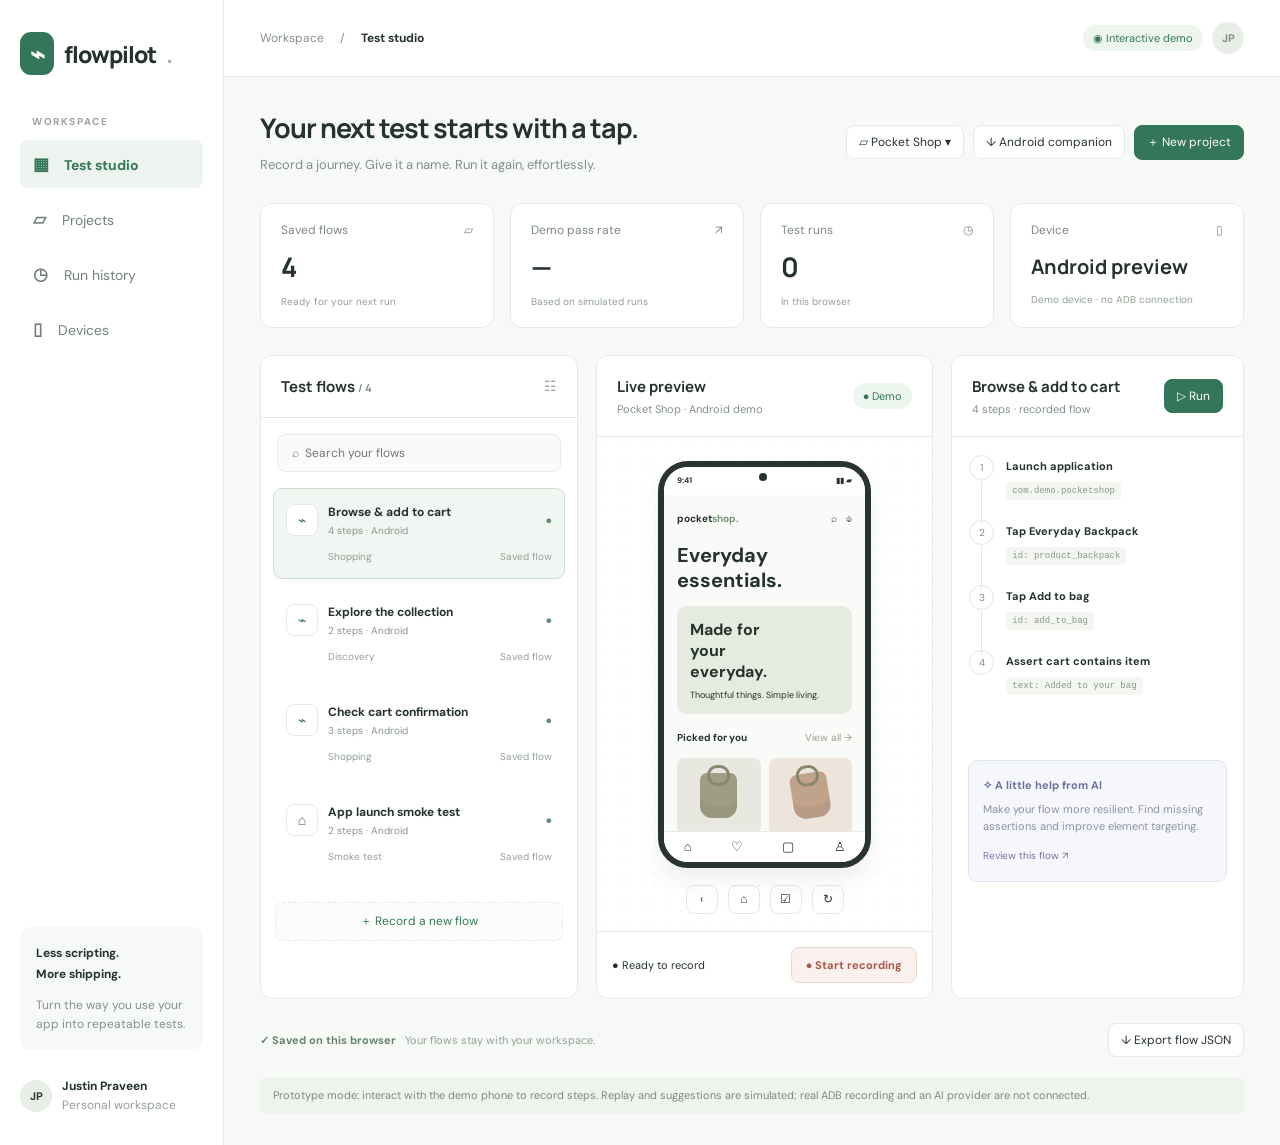
<file: demo/index.html>
<!doctype html><html lang="en"><head><meta charset="utf-8"><meta name="viewport" content="width=device-width,initial-scale=1"><title>Flowpilot | Android automation studio</title><style>
@import url('https://fonts.googleapis.com/css2?family=DM+Sans:wght@400;500;600;700&family=Manrope:wght@400;500;600;700;800&display=swap');
:root{--green:#34765a;--ink:#25332e;--muted:#829089;--line:#e5eae6;--bg:#f7f9f7}*{box-sizing:border-box}body{margin:0;background:var(--bg);color:var(--ink);font:14px 'DM Sans',sans-serif}button,input,select{font:inherit}button{cursor:pointer}button:disabled{opacity:.45;cursor:not-allowed}button,input,select{border:1px solid var(--line);border-radius:8px;padding:10px 14px;background:white;color:var(--ink)}button:hover{border-color:#89ae98}button:focus-visible{outline:3px solid #a6c9b6}h1,h2,h3,.brand{font-family:Manrope,sans-serif}h1{font-size:27px;letter-spacing:-1px;margin:0 0 9px}h2{font-size:15px;margin:0}p{color:var(--muted);line-height:1.6}.layout{display:grid;grid-template-columns:224px 1fr;min-height:100vh}aside{background:#fff;border-right:1px solid var(--line);padding:32px 20px;display:flex;flex-direction:column;gap:28px}.brand{font-size:23px;font-weight:800;letter-spacing:-1px;display:flex;align-items:center;gap:10px}.logo{background:var(--green);color:white;padding:4px 10px;border-radius:11px;font-size:25px}.eyebrow{font-size:10px;font-weight:700;letter-spacing:1.6px;color:#99a29d;margin:12px 12px}.nav{display:grid;gap:7px}.nav button{text-align:left;border:0;background:none;color:#748079;padding:13px}.nav button.active{background:#edf4ef;color:var(--green);font-weight:700}.nav b{margin-right:12px;font-size:17px}.aside-bottom{margin-top:auto;background:#f7f9f7;padding:16px;border-radius:10px;font-size:12px;line-height:1.7}.avatar{width:32px;height:32px;display:grid;place-items:center;background:#e8eee7;border-radius:50%;font-size:11px;font-weight:bold}.user{display:flex;align-items:center;gap:10px;font-size:12px}main{min-width:0}header{height:77px;background:#fff;border-bottom:1px solid var(--line);display:flex;align-items:center;justify-content:space-between;padding:0 36px;font-size:12px;color:var(--muted)}header strong{color:var(--ink)}.pill{font-size:11px;border-radius:20px;background:#edf5ef;color:var(--green);padding:6px 10px;white-space:nowrap}.page{max-width:1500px;margin:auto;padding:32px 36px}.heading{display:flex;justify-content:space-between;align-items:center;margin-bottom:27px}.heading p{margin:0;font-size:13px}.actions{display:flex;gap:9px;align-items:center}.primary{background:var(--green);border-color:var(--green);color:white}.dark{background:#2c3932;color:white;border-color:#2c3932}.small{font-size:12px;padding:8px 12px}.stats{display:grid;grid-template-columns:repeat(4,1fr);gap:16px;margin-bottom:27px}.stat{border:1px solid var(--line);border-radius:12px;background:white;padding:18px 20px}.stat-label{font-size:12px;color:#7b8980;display:flex;justify-content:space-between}.stat strong{font-family:Manrope;font-size:27px;display:block;margin:10px 0 6px}.stat small{font-size:10px;color:#90a092}.workspace{display:grid;grid-template-columns:minmax(260px,1fr) minmax(290px,1.06fr) minmax(250px,.92fr);gap:18px}.panel{background:white;border:1px solid var(--line);border-radius:12px;overflow:hidden}.panel-head{padding:20px;border-bottom:1px solid var(--line);display:flex;align-items:center;justify-content:space-between}.panel-head small{font-size:11px;color:var(--muted)}.search{padding:16px}.search input{width:100%;background:#fafbf9;font-size:12px}.flow{margin:0 12px 9px;padding:15px 12px;border:1px solid transparent;border-radius:9px;cursor:pointer}.flow:hover{background:#fafbf9}.flow.selected{background:#f0f6f1;border-color:#ceded1}.flow-top{display:flex;gap:10px;align-items:center}.flow-icon{width:32px;height:32px;background:#fff;border:1px solid var(--line);border-radius:8px;display:grid;place-items:center;color:var(--green)}.flow-name{font-size:12px;font-weight:700}.flow-meta{font-size:10px;color:#87958b;margin-top:4px}.dot{color:#5d9273;font-size:11px;margin-left:auto}.flow-foot{display:flex;justify-content:space-between;margin-top:13px;padding-left:42px;font-size:10px;color:#93a098}.new-flow{margin:14px;width:calc(100% - 28px);border-style:dashed;color:var(--green);font-size:12px;background:#fcfdfb}.device-zone{background:radial-gradient(#dce5dc .7px,transparent .7px);background-size:13px 13px;padding:24px 10px 17px;display:flex;flex-direction:column;align-items:center}.phone{width:213px;height:407px;background:#fafaf8;border:6px solid #29342e;border-radius:30px;box-shadow:0 13px 22px #22342b13;overflow:hidden;position:relative}.phone-status{height:28px;font-size:8px;padding:8px 13px;display:flex;justify-content:space-between;background:#fff}.phone-camera{position:absolute;top:6px;left:95px;width:8px;height:8px;background:#26322e;border-radius:50%}.phone-content{padding:17px 13px;height:336px;overflow:auto}.store-top{display:flex;justify-content:space-between;align-items:center;font-size:10px}.shop-title{font-size:20px;font-weight:700;line-height:1.25;margin:18px 0 13px}.promo{background:#e5ecdf;border-radius:10px;padding:13px;font-size:10px;position:relative;overflow:hidden}.promo strong{font-size:16px;display:block;max-width:110px}.promo span{font-size:9px;display:block;margin-top:7px}.product-grid{display:grid;grid-template-columns:1fr 1fr;gap:8px;margin-top:14px}.product{padding:0;border:0;background:transparent;text-align:left;font-size:8px}.product-art{height:76px;border-radius:7px;background:#e8e7e0;display:grid;place-items:center}.bag{height:45px;width:37px;background:#9f9e83;border-radius:7px 7px 12px 12px;box-shadow:inset 0 -12px #0000000a;position:relative}.bag:before{content:'';position:absolute;width:17px;height:15px;border:3px solid #88886e;border-radius:10px;top:-8px;left:7px}.product:nth-child(2) .product-art{background:#ede4db}.product:nth-child(2) .bag{background:#c1a28a;transform:rotate(-9deg)}.product b{display:block;margin-top:7px;font-size:8px}.phone-nav{height:31px;display:flex;justify-content:space-around;align-items:center;font-size:13px;background:white;border-top:1px solid #e6eae5}.device-tools{display:flex;gap:10px;margin-top:17px}.device-tools button{font-size:12px;width:32px;height:29px;padding:0}.recorder{padding:15px;border-top:1px solid var(--line);display:flex;justify-content:space-between;align-items:center;font-size:11px}.record{background:#faf0ed;color:#a95648;border-color:#edd8d0;font-size:11px;font-weight:bold}.record.live{background:#ad5046;color:white}.steps{padding:18px 17px;min-height:323px;max-height:423px;overflow:auto}.step{display:flex;gap:12px;position:relative;padding-bottom:23px}.step:not(:last-child):before{content:'';position:absolute;height:calc(100% - 22px);width:1px;background:#e3e8e2;left:12px;top:26px}.step-number{width:25px;height:25px;border-radius:50%;border:1px solid #dfe8df;display:grid;place-items:center;font-size:10px;color:#7b9180;flex-shrink:0}.step b{font-size:11px;display:block;margin:4px 0 6px}.step code{font-size:9px;background:#f4f6f2;padding:4px 6px;color:#8b968b;border-radius:4px;overflow-wrap:anywhere}.step .passed{background:#e6f3e8;color:#3c8656}.step-detail{flex:1}.ai-box{margin:0 16px 16px;padding:14px;border:1px solid #dfe5f0;background:#f6f7fc;border-radius:9px}.ai-box b{font-size:11px;color:#6e70a0}.ai-box p{font-size:11px;margin:8px 0;color:#8c8fa5}.ai-box button{font-size:10px;color:#7773a3;padding:5px 0;border:0;background:none}.bottom{display:flex;align-items:center;justify-content:space-between;margin-top:24px;font-size:11px;color:#95a095}.bottom b{color:#64846e}.notice{margin-top:20px;padding:10px 13px;background:#eef3ed;border-radius:7px;font-size:11px;color:#7d8c80;line-height:1.5}.empty{padding:30px;text-align:center;color:var(--muted)}dialog{border:1px solid var(--line);border-radius:16px;width:min(450px,90vw);padding:28px;box-shadow:0 25px 80px #0002}dialog::backdrop{background:#17281e60;backdrop-filter:blur(3px)}dialog h2{font-size:21px}dialog label{display:block;margin:18px 0 7px;font-size:12px}dialog input{width:100%}dialog .actions{justify-content:flex-end;margin-top:23px}.toast{position:fixed;bottom:25px;left:50%;transform:translateX(-50%);background:#293c30;color:white;padding:13px 22px;border-radius:9px;font-size:12px;box-shadow:0 5px 30px #0002;z-index:5}.run-table{width:100%;border-collapse:collapse}.run-table th,.run-table td{text-align:left;padding:18px;border-bottom:1px solid var(--line);font-size:12px}.hidden{display:none!important}@media(min-width:1450px){.phone{width:233px;height:437px}.phone-content{height:366px}.phone-camera{left:105px}.product-art{height:92px}}@media(max-width:1150px){.layout{grid-template-columns:180px 1fr}aside{padding:25px 12px}.page{padding:24px 20px}.workspace{grid-template-columns:1fr 1fr}.steps-panel{grid-column:1/-1}.steps{min-height:0;display:flex;flex-wrap:wrap;gap:20px}.step{width:45%;padding-bottom:10px}.step:before{display:none}.heading{align-items:flex-start;gap:15px}.actions{flex-wrap:wrap}}@media(max-width:720px){.layout{display:block}aside{padding:16px;gap:14px}.nav{display:flex;overflow:auto}.eyebrow,.aside-bottom,.user{display:none}.nav button{white-space:nowrap}.brand{font-size:21px}header{height:55px;padding:0 20px}.heading{display:block}.heading>.actions{margin-top:18px}.stats{grid-template-columns:1fr 1fr;gap:10px}.stat{padding:14px}.workspace{grid-template-columns:1fr}.steps-panel{grid-column:auto}.page{padding:22px 16px}.bottom{gap:15px}.step{width:100%}}
</style></head><body><div class="layout"><aside><div class="brand"><span class="logo">⌁</span> flowpilot<span style="color:#9eb6a2">.</span></div><div><div class="eyebrow">WORKSPACE</div><nav class="nav"><button class="active" data-view="studio"><b>▦</b> Test studio</button><button data-view="projects"><b>▱</b> Projects</button><button data-view="runs"><b>◷</b> Run history</button><button data-view="devices"><b>▯</b> Devices</button></nav></div><div class="aside-bottom"><b>Less scripting.<br>More shipping.</b><p style="margin-bottom:0">Turn the way you use your app into repeatable tests.</p></div><div class="user"><div class="avatar">JP</div><div><b>Justin Praveen</b><div style="color:#94a095;margin-top:3px">Personal workspace</div></div></div></aside><main><header><span>Workspace <span style="margin:0 13px">/</span> <strong id="breadcrumb">Test studio</strong></span><div class="actions"><span class="pill">◉ Interactive demo</span><span class="avatar">JP</span></div></header><div class="page"><div class="heading"><div><h1 id="title">Your next test starts with a tap.</h1><p id="subtitle">Record a journey. Give it a name. Run it again, effortlessly.</p></div><div class="actions"><button id="projectSelect" class="small">▱ &nbsp; Pocket Shop ▾</button><button class="small" id="getCompanion">↓ Android companion</button><button class="primary small" id="newProject">＋ New project</button></div></div><div id="studio"><div class="stats"><div class="stat"><div class="stat-label">Saved flows <span>▱</span></div><strong id="flowCount">4</strong><small>Ready for your next run</small></div><div class="stat"><div class="stat-label">Demo pass rate <span>↗</span></div><strong id="passRate">—</strong><small>Based on simulated runs</small></div><div class="stat"><div class="stat-label">Test runs <span>◷</span></div><strong id="runCount">0</strong><small>In this browser</small></div><div class="stat"><div class="stat-label">Device <span>▯</span></div><strong style="font-size:20px;margin:15px 0 9px">Android preview</strong><small>Demo device · no ADB connection</small></div></div><div class="workspace"><section class="panel"><div class="panel-head"><h2>Test flows <small id="listCount"> / 4</small></h2><span style="color:#98a398">☷</span></div><div class="search"><input id="search" placeholder="⌕  Search your flows" aria-label="Search flows"></div><div id="flowList"></div><button class="new-flow" id="newFlow">＋ Record a new flow</button></section><section class="panel"><div class="panel-head"><div><h2>Live preview</h2><small style="display:block;margin-top:5px">Pocket Shop · Android demo</small></div><span class="pill">● Demo</span></div><div class="device-zone"><div class="phone"><div class="phone-camera"></div><div class="phone-status"><b>9:41</b><span>▮▮ ▰</span></div><div id="phoneContent" class="phone-content"></div><div class="phone-nav"><span>⌂</span><span>♡</span><span>▢</span><span>♙</span></div></div><div class="device-tools"><button id="back" title="Back" aria-label="Back">‹</button><button id="home" title="Launch demo app" aria-label="Launch demo app">⌂</button><button id="assert" title="Add screen assertion" aria-label="Add screen assertion">☑</button><button id="reset" title="Reset demo app" aria-label="Reset demo app">↻</button></div></div><div class="recorder"><span id="recordState">● Ready to record</span><button id="record" class="record">● Start recording</button></div></section><section class="panel steps-panel"><div class="panel-head"><div><h2 id="detailName">Browse & add to cart</h2><small id="stepCount" style="display:block;margin-top:5px">4 steps · recorded flow</small></div><button class="primary small" id="run">▷ Run</button></div><div id="steps" class="steps"></div><div class="ai-box"><b>✧ A little help from AI</b><p id="aiText">Make your flow more resilient. Find missing assertions and improve element targeting.</p><button id="ai">Review this flow ↗</button></div></section></div><div class="bottom"><span><b>✓ Saved on this browser</b> &nbsp; Your flows stay with your workspace.</span><button class="small" id="export">↓ Export flow JSON</button></div><div class="notice">Prototype mode: interact with the demo phone to record steps. Replay and suggestions are simulated; real ADB recording and an AI provider are not connected.</div></div><div id="other" class="hidden"></div></div></main></div><dialog id="modal"></dialog><div id="toast" class="toast hidden" role="status"></div><script>
const $=s=>document.querySelector(s);const esc=s=>String(s).replace(/[&<>"']/g,c=>({'&':'&amp;','<':'&lt;','>':'&gt;','"':'&quot;',"'":'&#39;'}[c]));
const initial=[{id:'browse',name:'Browse & add to cart',tag:'Shopping',steps:[{action:'launch',label:'Launch application',target:'com.demo.pocketshop'},{action:'product',label:'Tap Everyday Backpack',target:'id: product_backpack'},{action:'add',label:'Tap Add to bag',target:'id: add_to_bag'},{action:'assert',label:'Assert cart contains item',target:'text: Added to your bag'}]},{id:'login',name:'Explore the collection',tag:'Discovery',steps:[{action:'launch',label:'Launch application',target:'com.demo.pocketshop'},{action:'product',label:'Open product details',target:'id: product_backpack'}]},{id:'checkout',name:'Check cart confirmation',tag:'Shopping',steps:[{action:'launch',label:'Launch application',target:'com.demo.pocketshop'},{action:'product',label:'Select product',target:'id: product_backpack'},{action:'add',label:'Add to bag',target:'id: add_to_bag'}]},{id:'home',name:'App launch smoke test',tag:'Smoke test',steps:[{action:'launch',label:'Launch application',target:'com.demo.pocketshop'},{action:'assert',label:'Assert home screen',target:'text: Everyday essentials.'}]}];let db;try{db=JSON.parse(localStorage.getItem('flowpilot-v1'))}catch{}db=db||{projects:[{id:'p1',name:'Pocket Shop',pkg:'com.demo.pocketshop',flows:initial}],runs:[]};let project=db.projects[0],selected=project.flows[0],recording=false,buffer=[],screen='home',running=false,view='studio',passed=-1;function persist(){try{localStorage.setItem('flowpilot-v1',JSON.stringify(db))}catch{toast('Browser storage unavailable. Export your flow to keep it.')}}function toast(s){$('#toast').textContent=s;$('#toast').classList.remove('hidden');setTimeout(()=>$('#toast').classList.add('hidden'),3500)}function render(){const flows=project.flows.filter(f=>f.name.toLowerCase().includes($('#search').value.toLowerCase()));$('#flowList').innerHTML=flows.map(f=>`<div class="flow ${selected?.id===f.id?'selected':''}" role="button" tabindex="0" data-flow="${esc(f.id)}"><div class="flow-top"><span class="flow-icon">${f.id==='home'?'⌂':'⌁'}</span><div><div class="flow-name">${esc(f.name)}</div><div class="flow-meta">${f.steps.length} steps · Android</div></div><span class="dot">●</span></div><div class="flow-foot"><span>${esc(f.tag||'Recorded')}</span><span>Saved flow</span></div></div>`).join('')||'<div class="empty">No flows yet. Record your first journey.</div>';$('#flowCount').textContent=project.flows.length;$('#listCount').textContent=' / '+project.flows.length;$('#projectSelect').textContent='▱  '+project.name+' ▾';let runs=db.runs.filter(r=>r.project===project.id);$('#runCount').textContent=runs.length;$('#passRate').textContent=runs.length?'100%':'—';const steps=recording?buffer:selected?.steps||[];$('#detailName').textContent=recording?'Recording a new flow':selected?.name||'Your first flow';$('#stepCount').textContent=steps.length+' steps · '+(recording?'recording':'recorded flow');$('#steps').innerHTML=steps.map((s,i)=>`<div class="step"><span class="step-number ${passed>=i?'passed':''}">${passed>=i?'✓':i+1}</span><div class="step-detail"><b>${esc(s.label)}</b><code>${esc(s.target)}</code></div></div>`).join('')||'<div class="empty">Start recording, then interact with the demo phone.</div>';$('#run').disabled=running||recording||!selected;$('#record').disabled=running;$('#newFlow').disabled=recording||running;$('#record').textContent=recording?'■ Stop & save':'● Start recording';$('#record').classList.toggle('live',recording);$('#recordState').textContent=recording?'● Recording · '+buffer.length+' steps':running?'◌ Replaying demo…':'● Ready to record';}
function phone(){let content=screen==='home'?`<div class="store-top"><b>pocket<span style="color:#719374">shop.</span></b><span>⌕ &nbsp; ♧</span></div><div class="shop-title">Everyday<br>essentials.</div><div class="promo"><strong>Made for<br>your everyday.</strong><span>Thoughtful things. Simple living.</span></div><div style="font-size:10px;margin-top:17px;display:flex;justify-content:space-between"><b>Picked for you</b><span style="color:#98a18f">View all →</span></div><div class="product-grid"><button class="product" data-act="product"><div class="product-art"><div class="bag"></div></div><b>Everyday Backpack</b><span>₹1,499</span></button><button class="product" data-act="product"><div class="product-art"><div class="bag"></div></div><b>Everyday Carry</b><span>₹1,499</span></button></div>`:screen==='product'?`<div class="store-top"><b>Product details</b><span>♡</span></div><div class="product-art" style="height:145px;margin:20px 0"><div class="bag" style="transform:scale(2)"></div></div><h3 style="font-size:16px">Everyday Backpack</h3><p style="font-size:10px">A little room for everything you love.</p><b style="font-size:13px">₹1,499</b><button class="primary" style="width:100%;font-size:10px;margin-top:15px" data-act="add">Add to bag →</button>`:`<div style="text-align:center;padding-top:55px"><div style="color:#599375;font-size:35px">✓</div><h3 style="font-size:17px">Added to your bag</h3><p style="font-size:11px">Everyday Backpack<br>1 item · ₹1,499</p><button class="primary" data-act="launch" style="font-size:10px">Continue shopping</button></div>`;$('#phoneContent').innerHTML=content;}
function action(a){if(running)return;apply(a);if(recording){const labels={launch:'Launch application',product:'Tap Everyday Backpack',add:'Tap Add to bag',back:'Navigate back',assert:'Assert '+(screen==='home'?'home screen':screen==='product'?'product is visible':'cart confirmation')};buffer.push({action:a,label:labels[a],target:a==='launch'?project.pkg:a==='assert'?'text: '+(screen==='home'?'Everyday essentials.':screen==='product'?'Everyday Backpack':'Added to your bag'):'id: '+({product:'product_backpack',add:'add_to_bag',back:'navigate_back'}[a]||a)});render();}else if(a==='assert')toast('Start recording to add an assertion.');}function apply(a){if(a==='launch')screen='home';if(a==='product')screen='product';if(a==='add')screen='cart';if(a==='back')screen=screen==='cart'?'product':'home';phone();}
function dialog(html){$('#modal').innerHTML=html;$('#modal').showModal()}function start(){if(running||recording)return;recording=true;buffer=[];passed=-1;screen='home';phone();action('launch');$('#aiText').textContent='Interact with the demo phone. Each action becomes a readable test step.';render();}function stop(){dialog(`<h2>Give this journey a name.</h2><p>${buffer.length} steps recorded in the Android demo.</p><label for="flowName">Flow name</label><input id="flowName" placeholder="e.g. Add a backpack to cart" maxlength="70"><div class="actions"><button id="resume">Keep recording</button><button id="saveFlow" class="primary">Save flow</button></div>`);$('#resume').onclick=()=>$('#modal').close();$('#saveFlow').onclick=()=>{let name=$('#flowName').value.trim();if(!name){$('#flowName').focus();return}selected={id:crypto.randomUUID(),name,tag:'Recorded',steps:[...buffer]};project.flows.push(selected);recording=false;persist();$('#modal').close();render();toast('Flow saved. Ready for a demo replay.');};$('#flowName').focus();}
$('#record').onclick=()=>recording?stop():start();$('#newFlow').onclick=start;$('#search').oninput=render;$('#flowList').onclick=e=>{const el=e.target.closest('[data-flow]');if(el&&!recording&&!running){selected=project.flows.find(f=>f.id===el.dataset.flow);passed=-1;render();}};$('#flowList').onkeydown=e=>{if(e.key==='Enter')e.target.click()};$('#phoneContent').onclick=e=>{let b=e.target.closest('[data-act]');if(b)action(b.dataset.act)};$('#home').onclick=()=>action('launch');$('#back').onclick=()=>action('back');$('#assert').onclick=()=>action('assert');$('#reset').onclick=()=>action('launch');$('#run').onclick=async()=>{if(!selected||running||recording)return;running=true;passed=-1;screen='home';phone();render();const flow=selected;for(let i=0;i<flow.steps.length;i++){await new Promise(r=>setTimeout(r,650));apply(flow.steps[i].action);passed=i;render();}db.runs.unshift({name:flow.name,project:project.id,time:new Date().toISOString(),steps:flow.steps.length});running=false;persist();render();toast('Demo replay completed — '+flow.steps.length+' steps.');};$('#ai').onclick=()=>{const steps=selected?.steps||[];$('#aiText').textContent=steps.some(s=>s.action==='assert')?'Demo review: this flow has an assertion. A connected AI could propose negative cases, test data, and locator repairs.':'Demo review: add a final screen assertion so the flow checks an outcome, not just taps.';$('#ai').textContent='Rule-based demo · AI not connected';};$('#export').onclick=()=>{if(!selected)return toast('Record a flow first.');const a=document.createElement('a');a.href=URL.createObjectURL(new Blob([JSON.stringify({schemaVersion:1,mode:'demo',package:project.pkg,flow:selected},null,2)],{type:'application/json'}));a.download='flowpilot-flow.json';a.click();setTimeout(()=>URL.revokeObjectURL(a.href),1000)};
$('#newProject').onclick=()=>{if(recording||running)return toast('Finish the current recording or run first.');dialog('<h2>A new place for your tests.</h2><p>Organize flows around one Android app.</p><label for="pname">Project name</label><input id="pname" placeholder="My Android app" maxlength="60"><label for="pkg">Android package name</label><input id="pkg" placeholder="com.example.app"><div class="actions"><button id="cancel">Cancel</button><button id="create" class="primary">Create project</button></div>');$('#cancel').onclick=()=>$('#modal').close();$('#create').onclick=()=>{let name=$('#pname').value.trim(),pkg=$('#pkg').value.trim();if(!name||!/^\w+(\.\w+)+$/.test(pkg))return toast('Enter a name and package such as com.example.app.');project={id:crypto.randomUUID(),name,pkg,flows:[]};db.projects.push(project);selected=null;passed=-1;persist();$('#modal').close();setView('studio');render();toast('Project created. Demo phone remains the sample app.');}};
$('#projectSelect').onclick=()=>{if(recording||running)return toast('Finish the current recording or run first.');dialog('<h2>Choose a project</h2><div style="display:grid;gap:10px;margin-top:20px">'+db.projects.map(p=>`<button data-project="${esc(p.id)}">${esc(p.name)} <small style="color:#93a095"> · ${p.flows.length} flows</small></button>`).join('')+'</div><div class="actions"><button id="close">Close</button></div>');$('#close').onclick=()=>$('#modal').close();$('#modal').querySelectorAll('[data-project]').forEach(b=>b.onclick=()=>{project=db.projects.find(p=>p.id===b.dataset.project);selected=project.flows[0];passed=-1;$('#modal').close();render();setView('studio')})};
function setView(v){if(recording||running)return toast('Finish the recording or replay before leaving the studio.');view=v;document.querySelectorAll('[data-view]').forEach(b=>b.classList.toggle('active',b.dataset.view===v));$('#studio').classList.toggle('hidden',v!=='studio');$('#other').classList.toggle('hidden',v==='studio');$('#breadcrumb').textContent={studio:'Test studio',projects:'Projects',runs:'Run history',devices:'Devices'}[v];$('#title').textContent={studio:'Your next test starts with a tap.',projects:'One app. Every journey.',runs:'Every run tells a story.',devices:'Your Android test bench.'}[v];$('#subtitle').textContent={studio:'Record a journey. Give it a name. Run it again, effortlessly.',projects:'Keep your Android apps and their flows organized.',runs:'Review simulated replays from this browser.',devices:'Connect your development machine to bring real devices into your workflow.'}[v];if(v==='projects')$('#other').innerHTML='<div class="stats">'+db.projects.map(p=>`<div class="stat"><h2>${esc(p.name)}</h2><p style="font-size:11px">${esc(p.pkg)}</p><strong>${p.flows.length}</strong><small>saved flows</small></div>`).join('')+'</div>';if(v==='runs')$('#other').innerHTML='<section class="panel"><table class="run-table"><thead><tr><th>Flow</th><th>Time</th><th>Steps</th><th>Result</th></tr></thead><tbody>'+db.runs.map(r=>`<tr><td>${esc(r.name)}</td><td>${new Date(r.time).toLocaleString()}</td><td>${r.steps}</td><td><span class="pill">Demo completed</span></td></tr>`).join('')+'</tbody></table>'+(!db.runs.length?'<div class="empty">No replays yet. Run a saved flow in the studio.</div>':'')+'</section>';if(v==='devices')$('#other').innerHTML='<section class="panel" style="padding:28px;max-width:720px"><span class="pill">Local agent required</span><h2 style="font-size:21px;margin-top:20px">Bring your phone into the loop.</h2><p>This prototype has no connection to your phone. The production app needs a local companion service to access ADB and stream the device screen.</p><ol style="line-height:2.4;color:#748579"><li>Enable Developer options and USB debugging on Android.</li><li>Connect the phone to your computer and authorize its RSA prompt.</li><li>The local agent discovers devices and checks the app package.</li><li>A recorder captures actions and UI element identifiers for replay.</li></ol><div class="notice">Planned integration: ADB + screen streaming + UIAutomator2, with an authenticated local companion. AI suggestions should require review before changing tests.</div></section>';}
document.querySelectorAll('[data-view]').forEach(b=>b.onclick=()=>setView(b.dataset.view));$('#getCompanion').onclick=()=>{dialog('<h2>Run on your own Android.</h2><p>The local companion includes ADB recording through a phone preview, saved flows, replay, assertions, and optional AI review.</p><p>Download and extract the ZIP on the computer connected to your phone. Inside the extracted folder, run:</p><pre style="background:#f2f5ef;padding:13px;border-radius:8px">python3 server.py</pre><p>Open <b>http://127.0.0.1:8765</b>. Python 3.10+ and adb are required. This code passed simulated-device tests; physical-device verification is still needed.</p><div class="actions"><button id="closeDownload">Close</button><a href="https://flowpilot-mobile-studio.sandydace.chatgpt.site/flowpilot-android.zip" download style="background:#34765a;color:white;padding:11px 15px;border-radius:8px;text-decoration:none">Download companion ZIP</a></div>');$('#closeDownload').onclick=()=>$('#modal').close();};render();phone();
</script></body></html>
</file>
